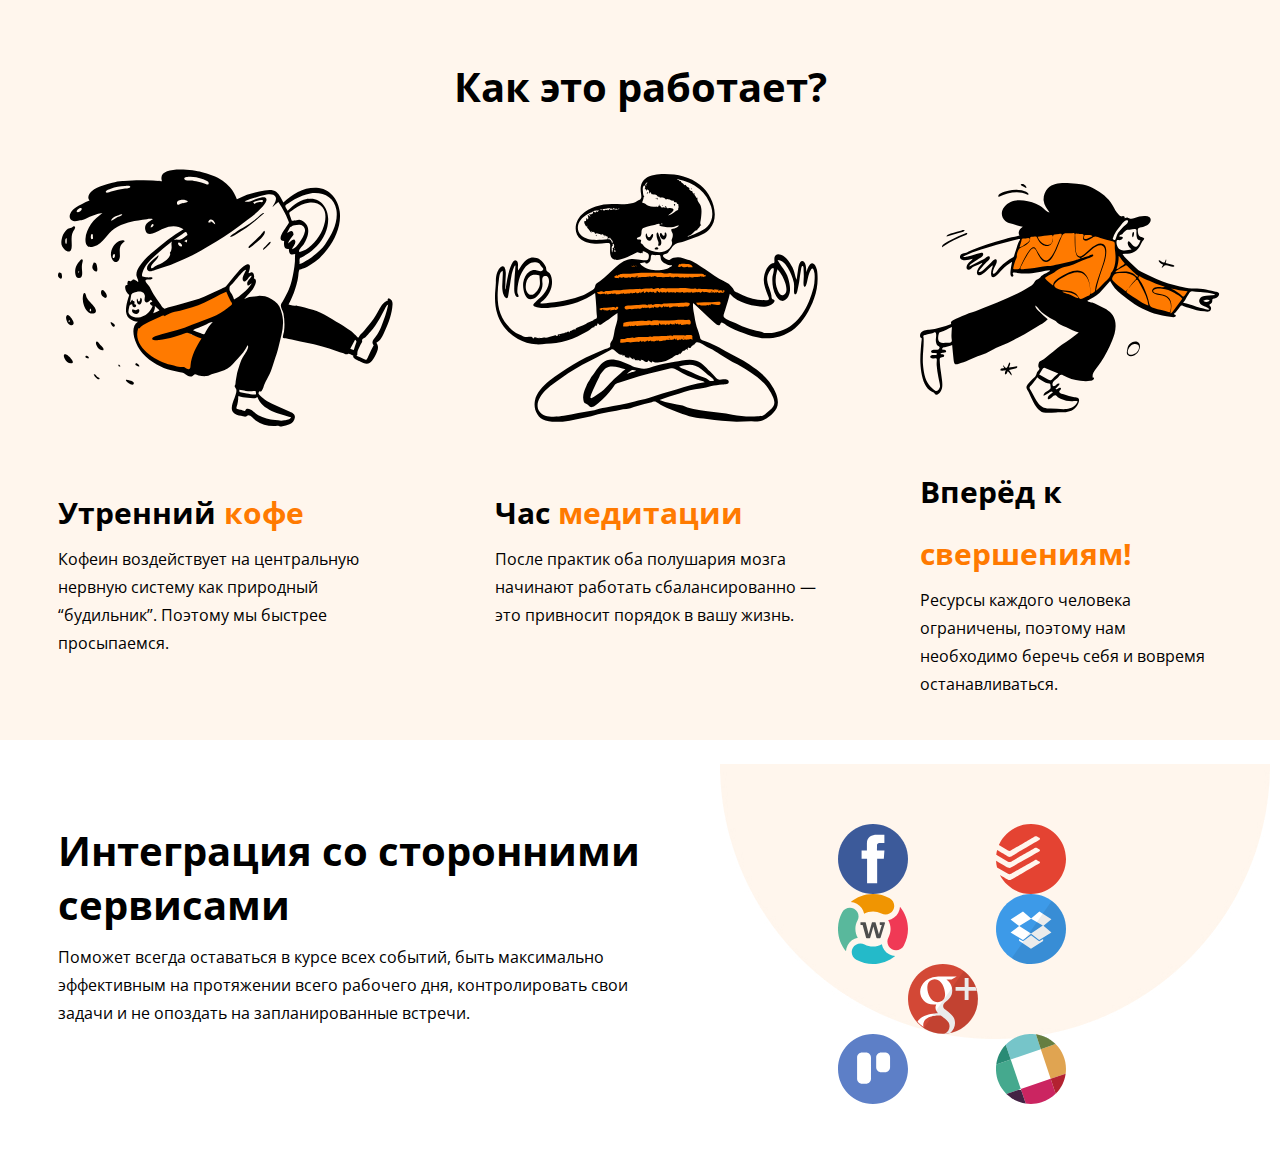
<file: index.html>
<!DOCTYPE html>
<html lang="ru">

<head>
    <meta charset="UTF-8">
    <meta http-equiv="X-UA-Compatible" content="IE=edge">
    <meta name="viewport" content="width=device-width, initial-scale=1.0">
    <title>Document</title>
    <link rel="preconnect" href="https://fonts.googleapis.com">
    <link rel="preconnect" href="https://fonts.gstatic.com" crossorigin>
    <link href="https://fonts.googleapis.com/css2?family=Open+Sans:wght@400;700&display=swap" rel="stylesheet">
    <link rel="import" href="symbol-defs.svg">
    <link rel="stylesheet" href="style.css">  
</head>
<body>
    <header class="header">
        <div class="container">
            <h1>Как это работает?</h1>
            <ul class="list">
                <li class="item">
                    <svg class="icon icon-coffee " width="375" height="288">
                        <use xlink:href="symbol-defs.svg#icon-coffee"></use>
                    </svg>
                    <span>Утренний <span class="orange">кофе</span></span>
                    <p>Кофеин воздействует на центральную нервную систему как природный “будильник”. Поэтому мы быстрее просыпаемся.</p>
                </li>
                <li class="item">
                    <svg class="icon icon-meditating" width="375" height="288">
                        <use xlink:href="symbol-defs.svg#icon-meditating"></use>
                    </svg>
                    <span>Час <span class="orange">медитации</span></span>
                    <p>После практик оба полушария мозга начинают работать сбалансированно — это привносит порядок в вашу жизнь.</p>
                </li>
                <li class="item">
                    <svg class="icon icon-sprinting " width="375" height="288">
                        <use xlink:href="symbol-defs.svg#icon-sprinting"></use>
                    </svg>
                    <span>Вперёд к <span class="orange">свершениям!</span></span>
                    <p>Ресурсы каждого человека ограничены, поэтому нам необходимо беречь себя и вовремя останавливаться.</p>
                </li>
            </ul>
        </div>
    </header>
    <footer>
        <div class="container">
            <div class="footer-left">
                <h2>Интеграция со сторонними сервисами</h2>
                <p class="footer-p">Поможет всегда оставаться в курсе всех событий, быть максимально эффективным на протяжении всего рабочего дня, контролировать свои задачи и не опоздать на запланированные встречи.</p>
            </div>
            <ul class="footer-list">
                <li>
                    <a href="#">
                    <svg class="icon" width="70" height="70">
                        <use xlink:href="symbol-defs.svg#icon-facebook"></use>
                    </svg>
                    </a>    
                </li>
                <li>
                    <a href="#">
                    <svg class="icon" width="70" height="70">
                        <use xlink:href="symbol-defs.svg#icon-trello"></use>
                    </svg>
                    </a>    
                </li>
                <li>
                    <a href="#">
                    <svg class="icon" width="70" height="70">
                        <use xlink:href="symbol-defs.svg#icon-worklio"></use>
                    </svg>
                    </a>    
                </li>
                <li>
                    <a href="#">
                    <svg class="icon" width="70" height="70">
                        <use xlink:href="symbol-defs.svg#icon-dropbox"></use>
                    </svg>
                    </a>    
                </li>
                <li>
                    <a href="#">
                    <svg class="icon" width="70" height="70">
                        <use xlink:href="symbol-defs.svg#icon-google"></use>
                    </svg>
                    </a>    
                </li>
                <li>
                    <a href="#">
                    <svg class="icon" width="70" height="70">
                        <use xlink:href="symbol-defs.svg#icon-trello-plain"></use>
                    </svg>
                    </a>    
                </li>
                <li>
                    <a href="#">
                    <svg class="icon" width="70" height="70">
                        <use xlink:href="symbol-defs.svg#icon-slack"></use>
                    </svg>
                    </a>    
                </li>
            </ul>
        </div>
    </footer>
<!-- <script defer src="svgxuse.js"></script> -->
</body>

</html>
</file>
<file: style.css>
* {
    box-sizing: border-box;
}

.icon {
    display: inline-block;
    width: 100%;
    /* height: 100%; */
    stroke-width: 0;
    stroke: currentColor;
    fill: currentColor;
  }

body {
    margin: 0;
    font-family: 'Open Sans', sans-serif;
    font-weight: 400;
    font-size: 16px;
    line-height: 28px;
    color: #000000;
}

.header {
    margin-bottom: 24px;
    background-color: #FFF6ED;
}

.container {
    max-width: 1440px;
    margin: 0 auto;
    padding: 60px 58px 0;
}

h1,
h2,
p {
    margin: 0;
}

ul {
    list-style: none;
    margin: 0;
    padding: 0;
}

h1 {
    margin-bottom: 40px;
    text-align: center;
    font-weight: 700;
    font-size: 40px;
    line-height: 54px;
}

.list {
    display: flex;
}

.item:not(:last-child) {
    margin-right: 100px;
}

.item {
    max-width: 375px;
    margin-bottom: 42px;
}

.item span {
    display: inline-block;
    margin-top: 21px;
    margin-bottom: 6px;
    font-weight: 700;
    font-size: 30px;
    line-height: 41px;
}

.orange {
   color: #FF7A00;
}

h2 {
    margin-bottom: 11px;
    font-size: 40px;
    line-height: 54px;
}

footer .container {
    display: flex;
    padding-bottom: 60px;
    background-image: url(bg.jpg);
    background-repeat: no-repeat;
    background-position-x: 720px;
    background-size: 550px;
}

.footer-left {
    max-width: 600px;
    margin-right: 180px;
}

.footer-list {
    display: flex;
    flex-wrap: wrap;
    width: 550px;
}

.footer-list li:not(:nth-child(4)) {
    margin-right: 88px;
}

.footer-list li:nth-child(5) {
    margin-left: 70px;
}

.footer-list a {
    display: inline-block;
}

.footer-list li,
.footer-list a {
    width: 70px;
    height: 70px;
}
</file>
